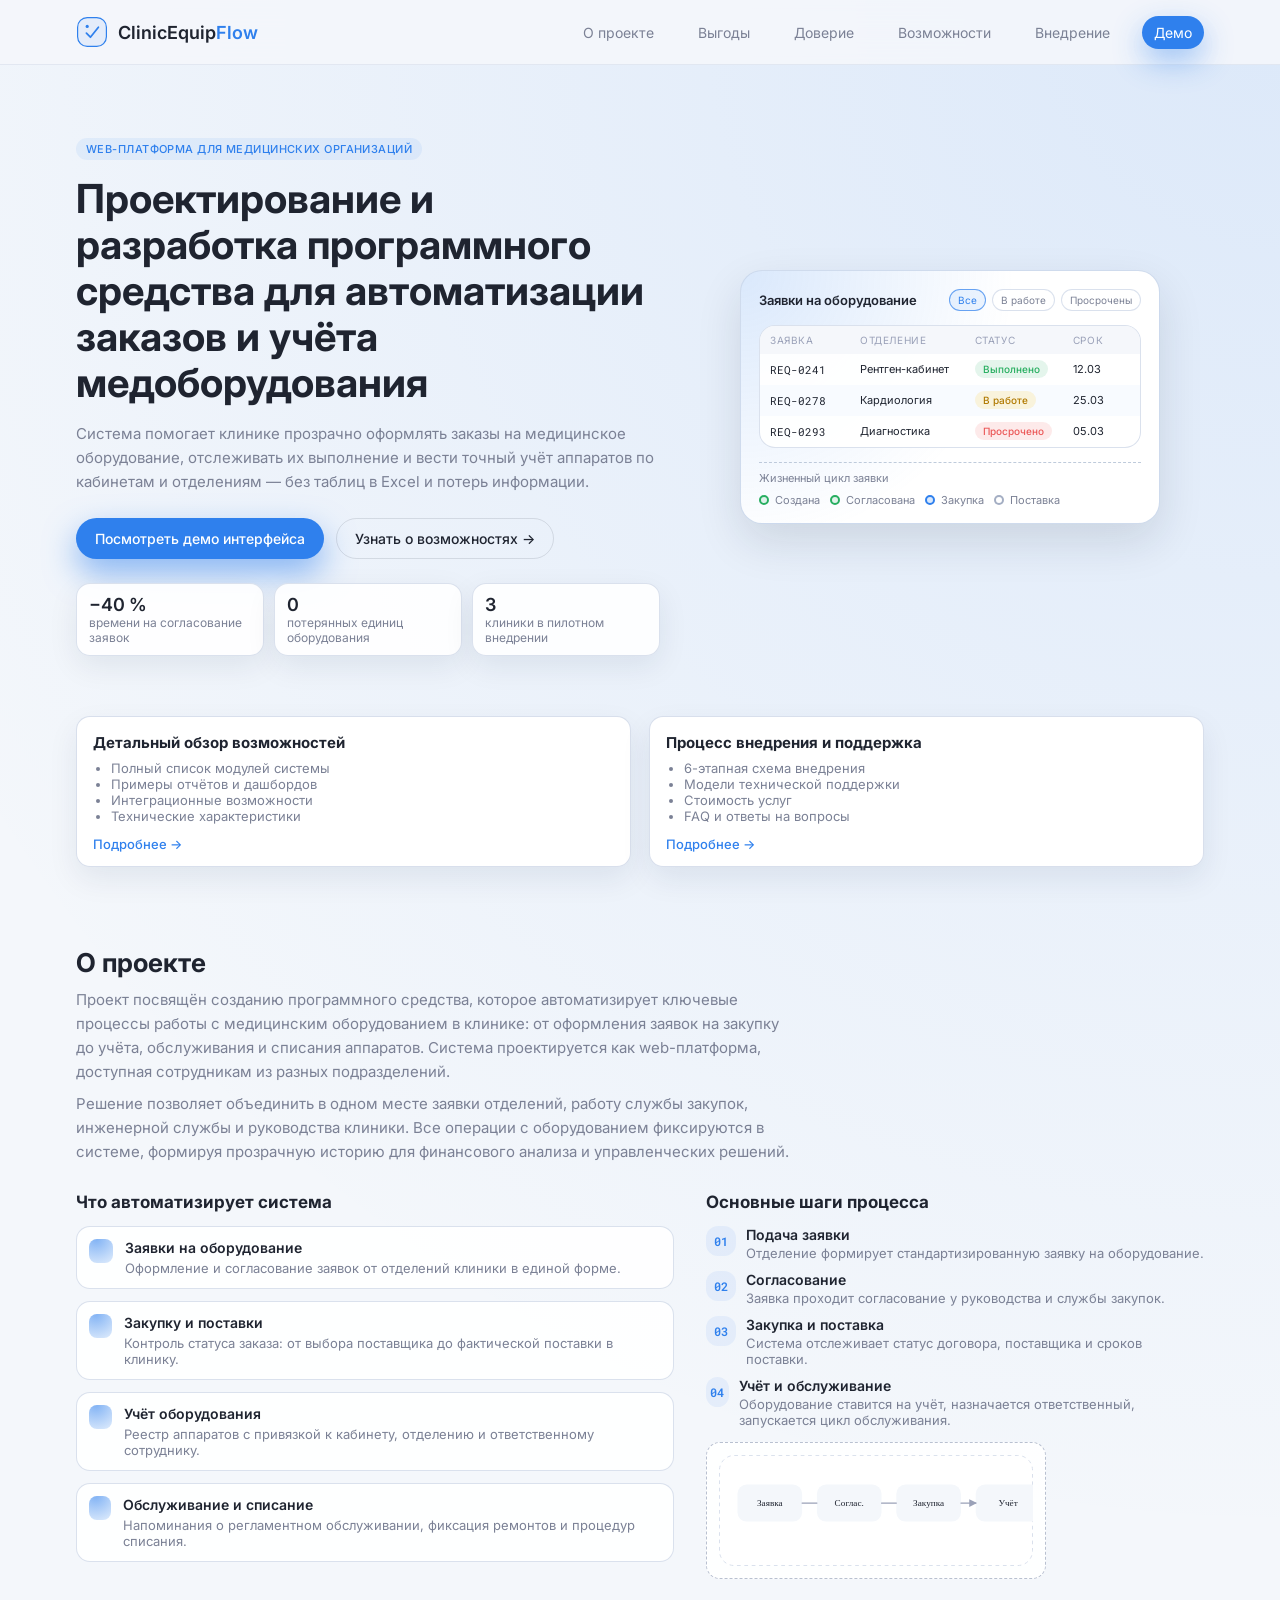
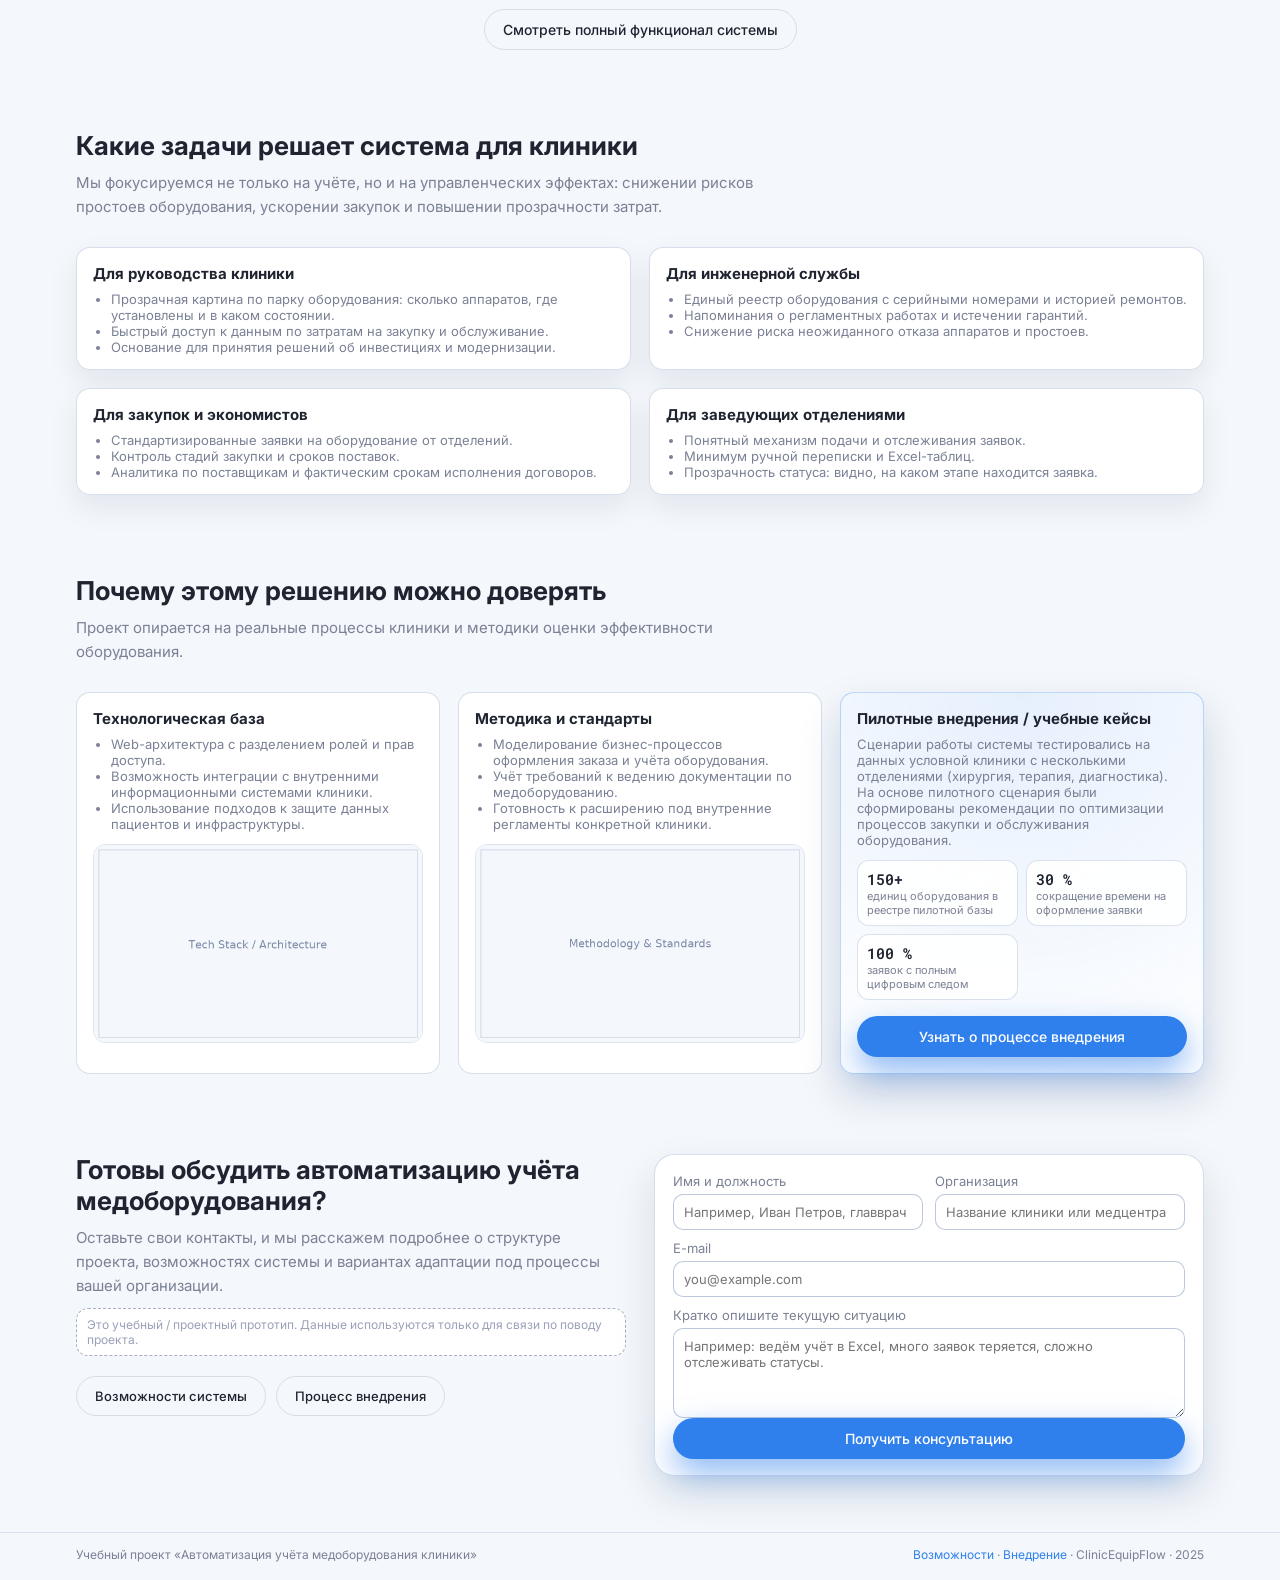
<file: index.html>
<!DOCTYPE html>
<html lang="ru">
<head>
    <meta charset="UTF-8">
    <meta name="viewport" content="width=device-width, initial-scale=1.0">
    <title>Автоматизация учёта медоборудования клиники</title>
    <link rel="preconnect" href="https://fonts.googleapis.com">
    <link rel="preconnect" href="https://fonts.gstatic.com" crossorigin>
    <link href="https://fonts.googleapis.com/css2?family=Inter:wght@400;500;600;700&family=Roboto+Mono:wght@500&display=swap" rel="stylesheet">
    <link rel="stylesheet" href="assets/css/style.css">
</head>
<body>
<header class="header">
    <div class="container header__inner">
        <a href="#top" class="header__logo">
            <img src="assets/img/logo.svg" alt="Clinic Automate" class="header__logo-img">
            <span class="header__logo-text">ClinicEquip<span>Flow</span></span>
        </a>
        <nav class="header__nav">
            <a href="#about" class="header__nav-link">О проекте</a>
            <a href="#benefits" class="header__nav-link">Выгоды</a>
            <a href="#trust" class="header__nav-link">Доверие</a>
            <a href="capabilities.html" class="header__nav-link">Возможности</a>
            <a href="implementation.html" class="header__nav-link">Внедрение</a>
            <a href="#cta" class="header__nav-link header__nav-link--accent">Демо</a>
        </nav>
        <button class="header__burger" aria-label="Открыть меню">
            <span></span><span></span><span></span>
        </button>
    </div>
</header>

<main id="top">
    <!-- Hero -->
    <section class="hero">
        <div class="container hero__inner">
            <div class="hero__content">
                <div class="hero__badge">Web-платформа для медицинских организаций</div>
                <h1 class="hero__title">
                    Проектирование и разработка программного средства
                    для автоматизации заказов и учёта медоборудования
                </h1>
                <p class="hero__subtitle">
                    Система помогает клинике прозрачно оформлять заказы на медицинское оборудование,
                    отслеживать их выполнение и вести точный учёт аппаратов по кабинетам и отделениям —
                    без таблиц в Excel и потерь информации.
                </p>
                <div class="hero__actions">
                    <button class="btn btn--primary" data-scroll="#cta">
                        Посмотреть демо интерфейса
                    </button>
                    <a href="capabilities.html" class="btn btn--ghost">
                        Узнать о возможностях →
                    </a>
                </div>
                <div class="hero__stats">
                    <div class="stat-card">
                        <div class="stat-card__value">−40&nbsp;%</div>
                        <div class="stat-card__label">времени на согласование заявок</div>
                    </div>
                    <div class="stat-card">
                        <div class="stat-card__value">0</div>
                        <div class="stat-card__label">потерянных единиц оборудования</div>
                    </div>
                    <div class="stat-card">
                        <div class="stat-card__value">3</div>
                        <div class="stat-card__label">клиники в пилотном внедрении</div>
                    </div>
                </div>
            </div>
            <div class="hero__visual">
                <div class="hero-ui">
                    <div class="hero-ui__header">
                        <div class="hero-ui__title">Заявки на оборудование</div>
                        <div class="hero-ui__filters">
                            <button class="hero-chip hero-chip--active">Все</button>
                            <button class="hero-chip">В работе</button>
                            <button class="hero-chip">Просрочены</button>
                        </div>
                    </div>
                    <div class="hero-ui__table">
                        <div class="hero-ui__row hero-ui__row--head">
                            <span>Заявка</span>
                            <span>Отделение</span>
                            <span>Статус</span>
                            <span>Срок</span>
                        </div>
                        <div class="hero-ui__row">
                            <span class="mono">REQ-0241</span>
                            <span>Рентген-кабинет</span>
                            <span><span class="status status--success">Выполнено</span></span>
                            <span>12.03</span>
                        </div>
                        <div class="hero-ui__row">
                            <span class="mono">REQ-0278</span>
                            <span>Кардиология</span>
                            <span><span class="status status--warning">В работе</span></span>
                            <span>25.03</span>
                        </div>
                        <div class="hero-ui__row">
                            <span class="mono">REQ-0293</span>
                            <span>Диагностика</span>
                            <span><span class="status status--danger">Просрочено</span></span>
                            <span>05.03</span>
                        </div>
                    </div>
                    <div class="hero-ui__timeline">
                        <div class="hero-ui__timeline-title">Жизненный цикл заявки</div>
                        <div class="timeline">
                            <div class="timeline__step timeline__step--done">
                                <span class="timeline__dot"></span>
                                <span class="timeline__label">Создана</span>
                            </div>
                            <div class="timeline__step timeline__step--done">
                                <span class="timeline__dot"></span>
                                <span class="timeline__label">Согласована</span>
                            </div>
                            <div class="timeline__step timeline__step--active">
                                <span class="timeline__dot"></span>
                                <span class="timeline__label">Закупка</span>
                            </div>
                            <div class="timeline__step">
                                <span class="timeline__dot"></span>
                                <span class="timeline__label">Поставка</span>
                            </div>
                        </div>
                    </div>
                </div>
            </div>
        </div>
    </section>

    <!-- Quick Links -->
    <section class="section" style="padding-top: 20px;">
        <div class="container">
            <div class="benefits__grid">
                <a href="capabilities.html" class="benefit-card" style="cursor: pointer; transition: transform var(--transition-fast), box-shadow var(--transition-fast);">
                    <h3 class="benefit-card__title">Детальный обзор возможностей</h3>
                    <ul class="benefit-card__list">
                        <li>Полный список модулей системы</li>
                        <li>Примеры отчётов и дашбордов</li>
                        <li>Интеграционные возможности</li>
                        <li>Технические характеристики</li>
                    </ul>
                    <div style="margin-top: 12px; color: var(--accent-primary); font-size: 13px; font-weight: 500;">
                        Подробнее →
                    </div>
                </a>
                <a href="implementation.html" class="benefit-card" style="cursor: pointer; transition: transform var(--transition-fast), box-shadow var(--transition-fast);">
                    <h3 class="benefit-card__title">Процесс внедрения и поддержка</h3>
                    <ul class="benefit-card__list">
                        <li>6-этапная схема внедрения</li>
                        <li>Модели технической поддержки</li>
                        <li>Стоимость услуг</li>
                        <li>FAQ и ответы на вопросы</li>
                    </ul>
                    <div style="margin-top: 12px; color: var(--accent-primary); font-size: 13px; font-weight: 500;">
                        Подробнее →
                    </div>
                </a>
            </div>
        </div>
    </section>

    <!-- About -->
    <section class="section section--alt" id="about">
        <div class="container section__inner">
            <div class="section__header">
                <h2 class="section__title">О проекте</h2>
                <p class="section__subtitle">
                    Проект посвящён созданию программного средства, которое автоматизирует ключевые процессы работы
                    с медицинским оборудованием в клинике: от оформления заявок на закупку до учёта, обслуживания и списания аппаратов.
                    Система проектируется как web-платформа, доступная сотрудникам из разных подразделений.
                </p>
                <p class="section__subtitle">
                    Решение позволяет объединить в одном месте заявки отделений, работу службы закупок, инженерной службы
                    и руководства клиники. Все операции с оборудованием фиксируются в системе, формируя прозрачную историю
                    для финансового анализа и управленческих решений.
                </p>
            </div>

            <div class="about__grid">
                <div class="about__col">
                    <h3 class="section__subtitle-title">Что автоматизирует система</h3>
                    <ul class="feature-list">
                        <li class="feature">
                            <div class="feature__icon"></div>
                            <div class="feature__body">
                                <div class="feature__title">Заявки на оборудование</div>
                                <div class="feature__text">
                                    Оформление и согласование заявок от отделений клиники в единой форме.
                                </div>
                            </div>
                        </li>
                        <li class="feature">
                            <div class="feature__icon"></div>
                            <div class="feature__body">
                                <div class="feature__title">Закупку и поставки</div>
                                <div class="feature__text">
                                    Контроль статуса заказа: от выбора поставщика до фактической поставки в клинику.
                                </div>
                            </div>
                        </li>
                        <li class="feature">
                            <div class="feature__icon"></div>
                            <div class="feature__body">
                                <div class="feature__title">Учёт оборудования</div>
                                <div class="feature__text">
                                    Реестр аппаратов с привязкой к кабинету, отделению и ответственному сотруднику.
                                </div>
                            </div>
                        </li>
                        <li class="feature">
                            <div class="feature__icon"></div>
                            <div class="feature__body">
                                <div class="feature__title">Обслуживание и списание</div>
                                <div class="feature__text">
                                    Напоминания о регламентном обслуживании, фиксация ремонтов и процедур списания.
                                </div>
                            </div>
                        </li>
                    </ul>
                </div>
                <div class="about__col">
                    <h3 class="section__subtitle-title">Основные шаги процесса</h3>
                    <div class="process">
                        <div class="process__item">
                            <div class="process__step mono">01</div>
                            <div class="process__body">
                                <div class="process__title">Подача заявки</div>
                                <div class="process__text">
                                    Отделение формирует стандартизированную заявку на оборудование.
                                </div>
                            </div>
                        </div>
                        <div class="process__item">
                            <div class="process__step mono">02</div>
                            <div class="process__body">
                                <div class="process__title">Согласование</div>
                                <div class="process__text">
                                    Заявка проходит согласование у руководства и службы закупок.
                                </div>
                            </div>
                        </div>
                        <div class="process__item">
                            <div class="process__step mono">03</div>
                            <div class="process__body">
                                <div class="process__title">Закупка и поставка</div>
                                <div class="process__text">
                                    Система отслеживает статус договора, поставщика и сроков поставки.
                                </div>
                            </div>
                        </div>
                        <div class="process__item">
                            <div class="process__step mono">04</div>
                            <div class="process__body">
                                <div class="process__title">Учёт и обслуживание</div>
                                <div class="process__text">
                                    Оборудование ставится на учёт, назначается ответственный, запускается цикл обслуживания.
                                </div>
                            </div>
                        </div>
                    </div>
                    <img src="assets/img/process-diagram.svg" alt="Схема процесса" class="about__diagram">
                </div>
            </div>
            
            <div style="text-align: center; margin-top: 30px;">
                <a href="capabilities.html" class="btn btn--ghost">
                    Смотреть полный функционал системы
                </a>
            </div>
        </div>
    </section>

    <!-- Benefits -->
    <section class="section" id="benefits">
        <div class="container section__inner">
            <div class="section__header">
                <h2 class="section__title">Какие задачи решает система для клиники</h2>
                <p class="section__subtitle">
                    Мы фокусируемся не только на учёте, но и на управленческих эффектах: снижении рисков простоев оборудования,
                    ускорении закупок и повышении прозрачности затрат.
                </p>
            </div>
            <div class="benefits__grid">
                <article class="benefit-card">
                    <h3 class="benefit-card__title">Для руководства клиники</h3>
                    <ul class="benefit-card__list">
                        <li>Прозрачная картина по парку оборудования: сколько аппаратов, где установлены и в каком состоянии.</li>
                        <li>Быстрый доступ к данным по затратам на закупку и обслуживание.</li>
                        <li>Основание для принятия решений об инвестициях и модернизации.</li>
                    </ul>
                </article>
                <article class="benefit-card">
                    <h3 class="benefit-card__title">Для инженерной службы</h3>
                    <ul class="benefit-card__list">
                        <li>Единый реестр оборудования с серийными номерами и историей ремонтов.</li>
                        <li>Напоминания о регламентных работах и истечении гарантий.</li>
                        <li>Снижение риска неожиданного отказа аппаратов и простоев.</li>
                    </ul>
                </article>
                <article class="benefit-card">
                    <h3 class="benefit-card__title">Для закупок и экономистов</h3>
                    <ul class="benefit-card__list">
                        <li>Стандартизированные заявки на оборудование от отделений.</li>
                        <li>Контроль стадий закупки и сроков поставок.</li>
                        <li>Аналитика по поставщикам и фактическим срокам исполнения договоров.</li>
                    </ul>
                </article>
                <article class="benefit-card">
                    <h3 class="benefit-card__title">Для заведующих отделениями</h3>
                    <ul class="benefit-card__list">
                        <li>Понятный механизм подачи и отслеживания заявок.</li>
                        <li>Минимум ручной переписки и Excel-таблиц.</li>
                        <li>Прозрачность статуса: видно, на каком этапе находится заявка.</li>
                    </ul>
                </article>
            </div>
        </div>
    </section>

    <!-- Trust -->
    <section class="section section--alt" id="trust">
        <div class="container section__inner">
            <div class="section__header">
                <h2 class="section__title">Почему этому решению можно доверять</h2>
                <p class="section__subtitle">
                    Проект опирается на реальные процессы клиники и методики оценки эффективности оборудования.
                </p>
            </div>
            <div class="trust__grid">
                <div class="trust-card">
                    <h3 class="trust-card__title">Технологическая база</h3>
                    <ul class="trust-card__list">
                        <li>Web-архитектура с разделением ролей и прав доступа.</li>
                        <li>Возможность интеграции с внутренними информационными системами клиники.</li>
                        <li>Использование подходов к защите данных пациентов и инфраструктуры.</li>
                    </ul>
                    <img src="assets/img/trust-1.png" alt="Технологическая база" class="trust-card__image">
                </div>
                <div class="trust-card">
                    <h3 class="trust-card__title">Методика и стандарты</h3>
                    <ul class="trust-card__list">
                        <li>Моделирование бизнес-процессов оформления заказа и учёта оборудования.</li>
                        <li>Учёт требований к ведению документации по медоборудованию.</li>
                        <li>Готовность к расширению под внутренние регламенты конкретной клиники.</li>
                    </ul>
                    <img src="assets/img/trust-2.png" alt="Методика и стандарты" class="trust-card__image">
                </div>
                <div class="trust-card trust-card--highlight">
                    <h3 class="trust-card__title">Пилотные внедрения / учебные кейсы</h3>
                    <p class="trust-card__text">
                        Сценарии работы системы тестировались на данных условной клиники с несколькими отделениями
                        (хирургия, терапия, диагностика). На основе пилотного сценария были сформированы рекомендации
                        по оптимизации процессов закупки и обслуживания оборудования.
                    </p>
                    <div class="trust-card__stats">
                        <div class="trust-mini">
                            <div class="trust-mini__value mono">150+</div>
                            <div class="trust-mini__label">единиц оборудования в реестре пилотной базы</div>
                        </div>
                        <div class="trust-mini">
                            <div class="trust-mini__value mono">30&nbsp;%</div>
                            <div class="trust-mini__label">сокращение времени на оформление заявки</div>
                        </div>
                        <div class="trust-mini">
                            <div class="trust-mini__value mono">100&nbsp;%</div>
                            <div class="trust-mini__label">заявок с полным цифровым следом</div>
                        </div>
                    </div>
                    <div style="margin-top: 16px;">
                        <a href="implementation.html" class="btn btn--primary" style="width: 100%;">
                            Узнать о процессе внедрения
                        </a>
                    </div>
                </div>
            </div>
        </div>
    </section>

    <!-- CTA -->
    <section class="section cta" id="cta">
        <div class="container section__inner cta__inner">
            <div class="cta__content">
                <h2 class="section__title">Готовы обсудить автоматизацию учёта медоборудования?</h2>
                <p class="section__subtitle">
                    Оставьте свои контакты, и мы расскажем подробнее о структуре проекта, возможностях системы
                    и вариантах адаптации под процессы вашей организации.
                </p>
                <div class="cta__note">
                    Это учебный / проектный прототип. Данные используются только для связи по поводу проекта.
                </div>
                <div style="margin-top: 20px; display: flex; gap: 10px; flex-wrap: wrap;">
                    <a href="capabilities.html" class="btn btn--ghost" style="font-size: 13px;">
                        Возможности системы
                    </a>
                    <a href="implementation.html" class="btn btn--ghost" style="font-size: 13px;">
                        Процесс внедрения
                    </a>
                </div>
            </div>
            <form class="cta__form">
                <div class="form__row">
                    <label class="form__field">
                        <span class="form__label">Имя и должность</span>
                        <input type="text" name="name" placeholder="Например, Иван Петров, главврач" required>
                    </label>
                    <label class="form__field">
                        <span class="form__label">Организация</span>
                        <input type="text" name="org" placeholder="Название клиники или медцентра" required>
                    </label>
                </div>
                <div class="form__row">
                    <label class="form__field">
                        <span class="form__label">E-mail</span>
                        <input type="email" name="email" placeholder="you@example.com" required>
                    </label>
                </div>
                <label class="form__field">
                    <span class="form__label">Кратко опишите текущую ситуацию</span>
                    <textarea name="message" rows="4" placeholder="Например: ведём учёт в Excel, много заявок теряется, сложно отслеживать статусы."></textarea>
                </label>
                <button type="submit" class="btn btn--primary btn--full">
                    Получить консультацию
                </button>
            </form>
        </div>
    </section>
</main>

<footer class="footer">
    <div class="container footer__inner">
        <span class="footer__text">Учебный проект «Автоматизация учёта медоборудования клиники»</span>
        <span class="footer__text">
            <a href="capabilities.html" style="color: var(--accent-primary);">Возможности</a> · 
            <a href="implementation.html" style="color: var(--accent-primary);">Внедрение</a> · 
            ClinicEquipFlow · 2025
        </span>
    </div>
</footer>

<script src="assets/js/main.js"></script>
</body>
</html>
</file>
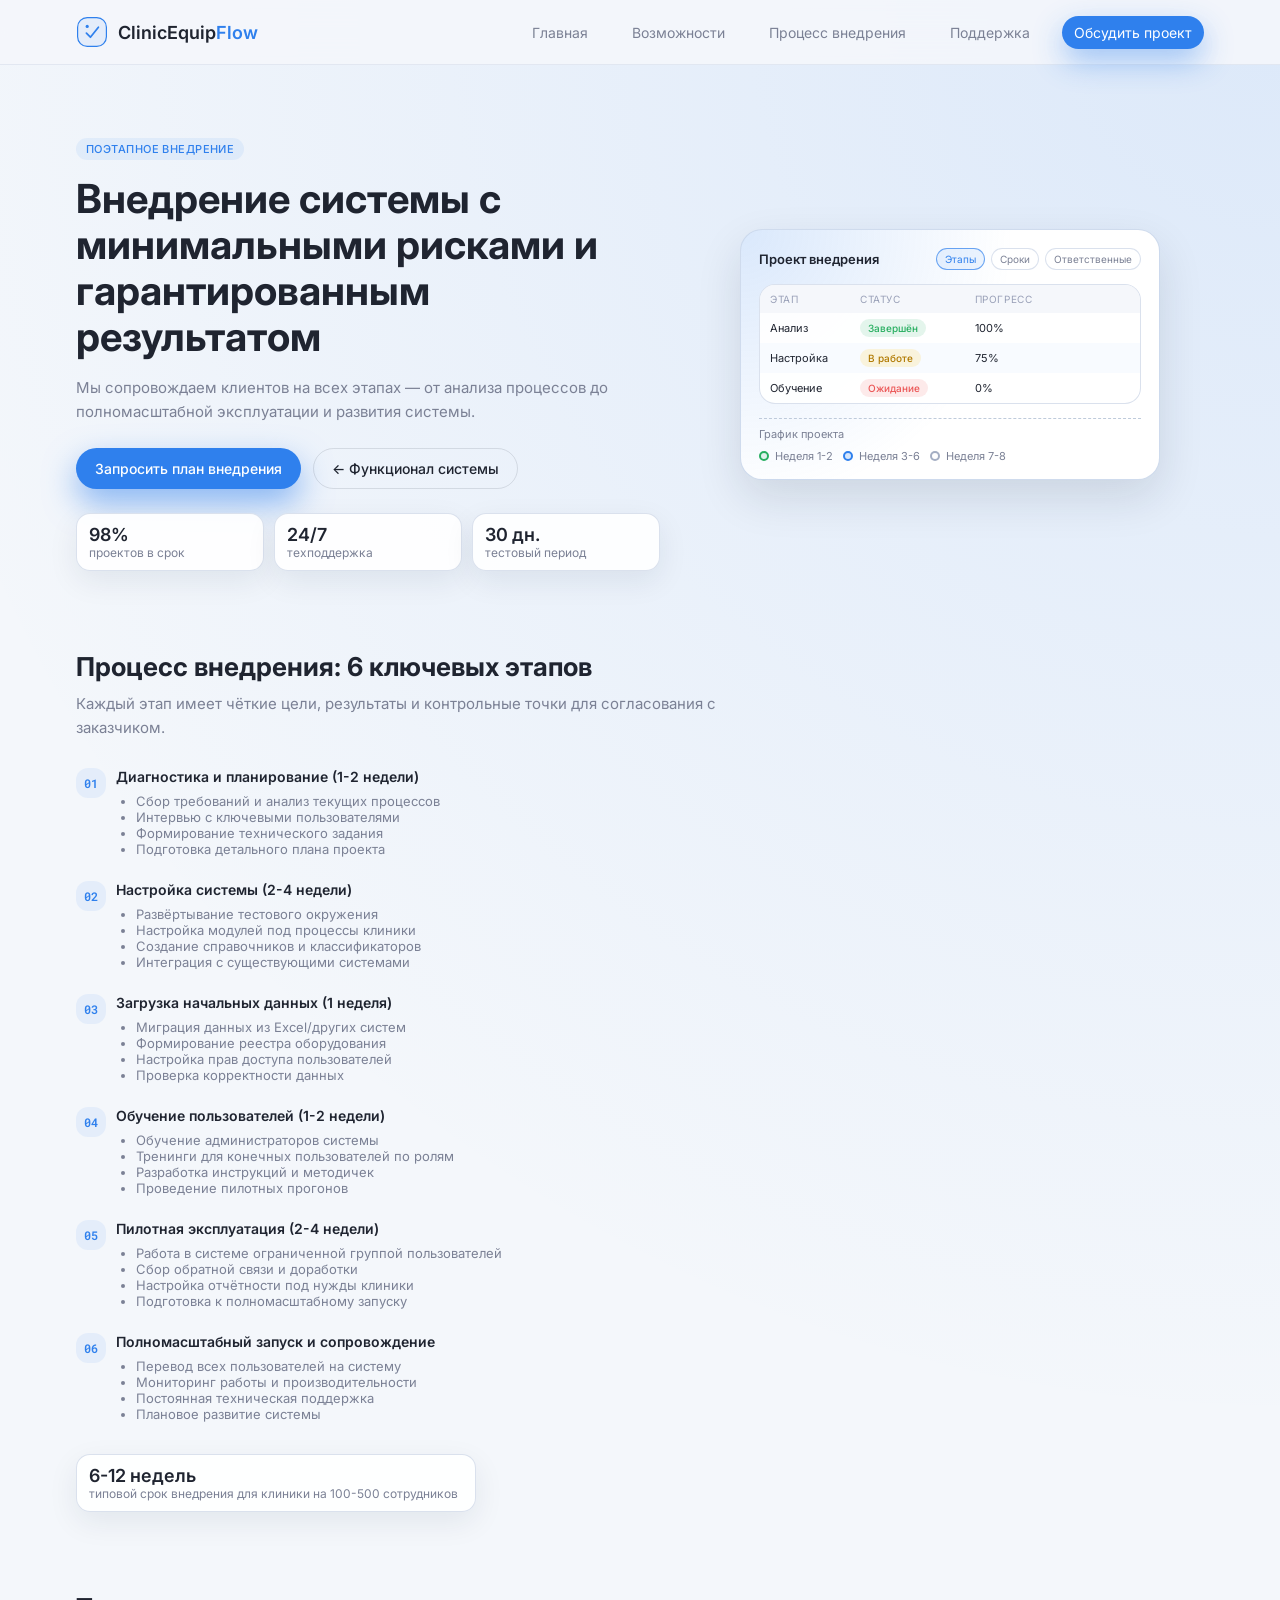
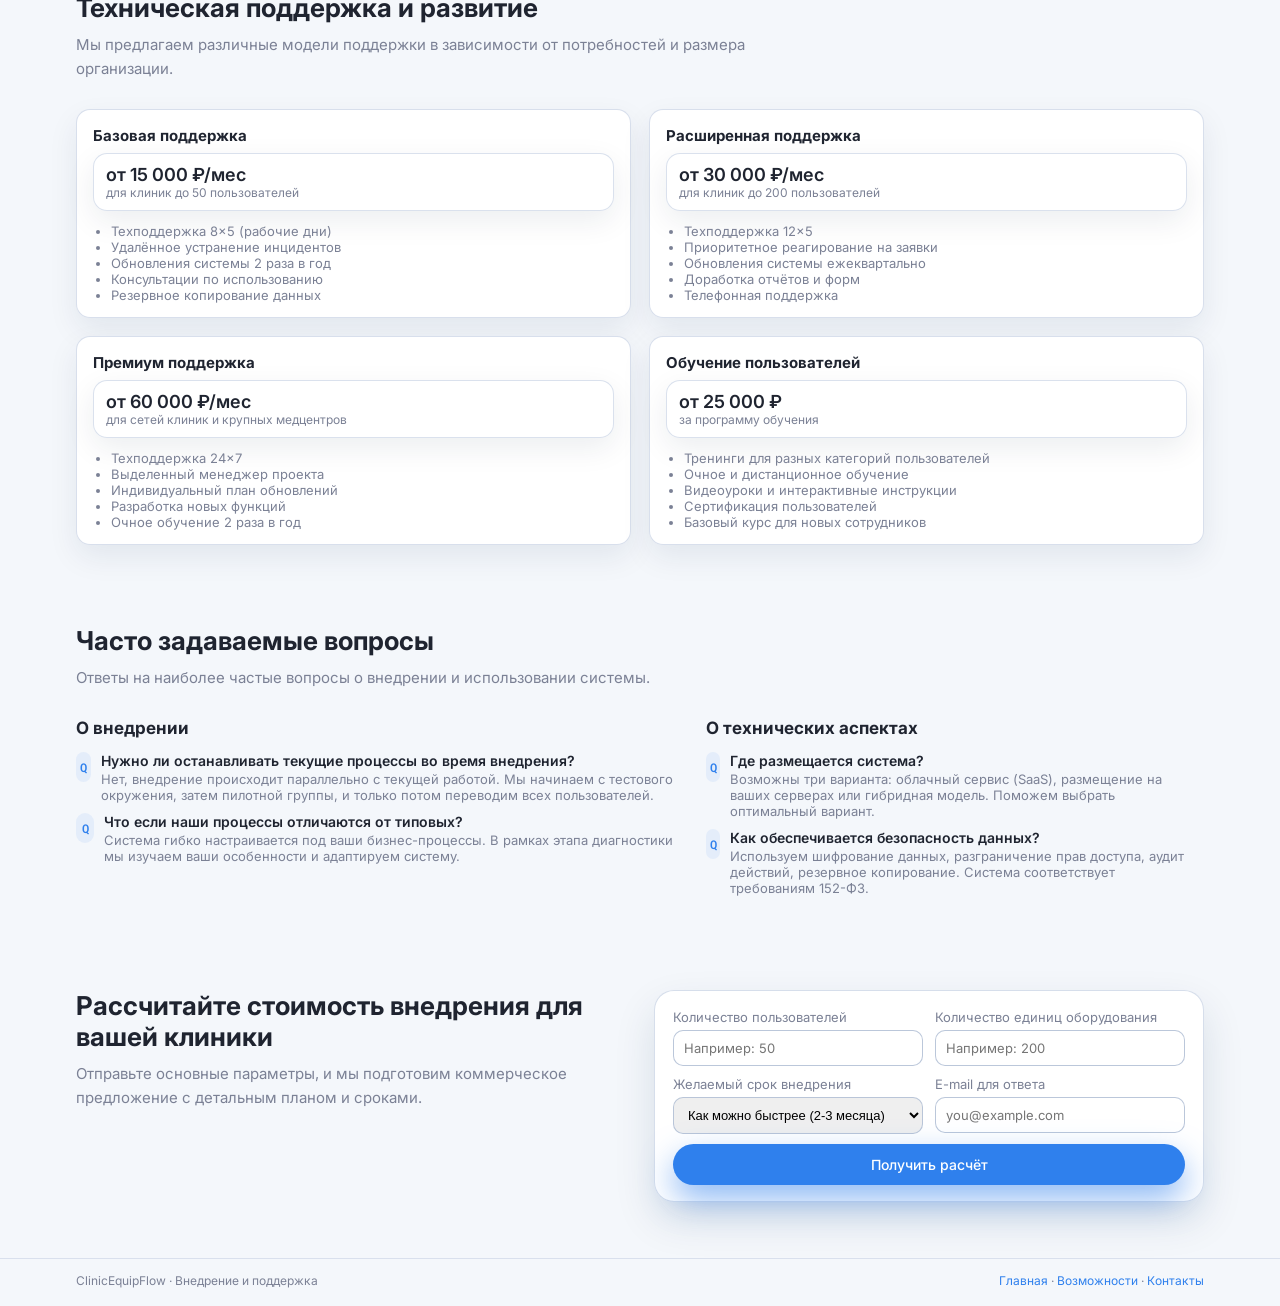
<file: implementation.html>
<!DOCTYPE html>
<html lang="ru">
<head>
    <meta charset="UTF-8">
    <meta name="viewport" content="width=device-width, initial-scale=1.0">
    <title>Внедрение и поддержка - ClinicEquipFlow</title>
    <link rel="preconnect" href="https://fonts.googleapis.com">
    <link rel="preconnect" href="https://fonts.gstatic.com" crossorigin>
    <link href="https://fonts.googleapis.com/css2?family=Inter:wght@400;500;600;700&family=Roboto+Mono:wght@500&display=swap" rel="stylesheet">
    <link rel="stylesheet" href="assets/css/style.css">
</head>
<body>
<header class="header">
    <div class="container header__inner">
        <a href="index.html" class="header__logo">
            <img src="assets/img/logo.svg" alt="Clinic Automate" class="header__logo-img">
            <span class="header__logo-text">ClinicEquip<span>Flow</span></span>
        </a>
        <nav class="header__nav">
            <a href="index.html" class="header__nav-link">Главная</a>
            <a href="capabilities.html" class="header__nav-link">Возможности</a>
            <a href="#process" class="header__nav-link">Процесс внедрения</a>
            <a href="#support" class="header__nav-link">Поддержка</a>
            <a href="index.html#cta" class="header__nav-link header__nav-link--accent">Обсудить проект</a>
        </nav>
        <button class="header__burger" aria-label="Открыть меню">
            <span></span><span></span><span></span>
        </button>
    </div>
</header>

<main>
    <!-- Hero -->
    <section class="hero">
        <div class="container hero__inner">
            <div class="hero__content">
                <div class="hero__badge">Поэтапное внедрение</div>
                <h1 class="hero__title">
                    Внедрение системы с минимальными рисками и гарантированным результатом
                </h1>
                <p class="hero__subtitle">
                    Мы сопровождаем клиентов на всех этапах — от анализа процессов до полномасштабной эксплуатации и развития системы.
                </p>
                <div class="hero__actions">
                    <a href="index.html#cta" class="btn btn--primary">
                        Запросить план внедрения
                    </a>
                    <a href="capabilities.html" class="btn btn--ghost">
                        ← Функционал системы
                    </a>
                </div>
                <div class="hero__stats">
                    <div class="stat-card">
                        <div class="stat-card__value">98%</div>
                        <div class="stat-card__label">проектов в срок</div>
                    </div>
                    <div class="stat-card">
                        <div class="stat-card__value">24/7</div>
                        <div class="stat-card__label">техподдержка</div>
                    </div>
                    <div class="stat-card">
                        <div class="stat-card__value">30 дн.</div>
                        <div class="stat-card__label">тестовый период</div>
                    </div>
                </div>
            </div>
            <div class="hero__visual">
                <div class="hero-ui">
                    <div class="hero-ui__header">
                        <div class="hero-ui__title">Проект внедрения</div>
                        <div class="hero-ui__filters">
                            <button class="hero-chip hero-chip--active">Этапы</button>
                            <button class="hero-chip">Сроки</button>
                            <button class="hero-chip">Ответственные</button>
                        </div>
                    </div>
                    <div class="hero-ui__table">
                        <div class="hero-ui__row hero-ui__row--head">
                            <span>Этап</span>
                            <span>Статус</span>
                            <span>Прогресс</span>
                        </div>
                        <div class="hero-ui__row">
                            <span>Анализ</span>
                            <span><span class="status status--success">Завершён</span></span>
                            <span>100%</span>
                        </div>
                        <div class="hero-ui__row">
                            <span>Настройка</span>
                            <span><span class="status status--warning">В работе</span></span>
                            <span>75%</span>
                        </div>
                        <div class="hero-ui__row">
                            <span>Обучение</span>
                            <span><span class="status status--danger">Ожидание</span></span>
                            <span>0%</span>
                        </div>
                    </div>
                    <div class="hero-ui__timeline">
                        <div class="hero-ui__timeline-title">График проекта</div>
                        <div class="timeline">
                            <div class="timeline__step timeline__step--done">
                                <span class="timeline__dot"></span>
                                <span class="timeline__label">Неделя 1-2</span>
                            </div>
                            <div class="timeline__step timeline__step--active">
                                <span class="timeline__dot"></span>
                                <span class="timeline__label">Неделя 3-6</span>
                            </div>
                            <div class="timeline__step">
                                <span class="timeline__dot"></span>
                                <span class="timeline__label">Неделя 7-8</span>
                            </div>
                        </div>
                    </div>
                </div>
            </div>
        </div>
    </section>

    <!-- Process -->
    <section class="section section--alt" id="process">
        <div class="container section__inner">
            <div class="section__header">
                <h2 class="section__title">Процесс внедрения: 6 ключевых этапов</h2>
                <p class="section__subtitle">
                    Каждый этап имеет чёткие цели, результаты и контрольные точки для согласования с заказчиком.
                </p>
            </div>

            <div class="process" style="gap: 16px;">
                <div class="process__item">
                    <div class="process__step mono">01</div>
                    <div class="process__body">
                        <div class="process__title">Диагностика и планирование (1-2 недели)</div>
                        <div class="process__text">
                            <ul style="margin: 8px 0; padding-left: 20px; color: var(--text-secondary);">
                                <li>Сбор требований и анализ текущих процессов</li>
                                <li>Интервью с ключевыми пользователями</li>
                                <li>Формирование технического задания</li>
                                <li>Подготовка детального плана проекта</li>
                            </ul>
                        </div>
                    </div>
                </div>
                <div class="process__item">
                    <div class="process__step mono">02</div>
                    <div class="process__body">
                        <div class="process__title">Настройка системы (2-4 недели)</div>
                        <div class="process__text">
                            <ul style="margin: 8px 0; padding-left: 20px; color: var(--text-secondary);">
                                <li>Развёртывание тестового окружения</li>
                                <li>Настройка модулей под процессы клиники</li>
                                <li>Создание справочников и классификаторов</li>
                                <li>Интеграция с существующими системами</li>
                            </ul>
                        </div>
                    </div>
                </div>
                <div class="process__item">
                    <div class="process__step mono">03</div>
                    <div class="process__body">
                        <div class="process__title">Загрузка начальных данных (1 неделя)</div>
                        <div class="process__text">
                            <ul style="margin: 8px 0; padding-left: 20px; color: var(--text-secondary);">
                                <li>Миграция данных из Excel/других систем</li>
                                <li>Формирование реестра оборудования</li>
                                <li>Настройка прав доступа пользователей</li>
                                <li>Проверка корректности данных</li>
                            </ul>
                        </div>
                    </div>
                </div>
                <div class="process__item">
                    <div class="process__step mono">04</div>
                    <div class="process__body">
                        <div class="process__title">Обучение пользователей (1-2 недели)</div>
                        <div class="process__text">
                            <ul style="margin: 8px 0; padding-left: 20px; color: var(--text-secondary);">
                                <li>Обучение администраторов системы</li>
                                <li>Тренинги для конечных пользователей по ролям</li>
                                <li>Разработка инструкций и методичек</li>
                                <li>Проведение пилотных прогонов</li>
                            </ul>
                        </div>
                    </div>
                </div>
                <div class="process__item">
                    <div class="process__step mono">05</div>
                    <div class="process__body">
                        <div class="process__title">Пилотная эксплуатация (2-4 недели)</div>
                        <div class="process__text">
                            <ul style="margin: 8px 0; padding-left: 20px; color: var(--text-secondary);">
                                <li>Работа в системе ограниченной группой пользователей</li>
                                <li>Сбор обратной связи и доработки</li>
                                <li>Настройка отчётности под нужды клиники</li>
                                <li>Подготовка к полномасштабному запуску</li>
                            </ul>
                        </div>
                    </div>
                </div>
                <div class="process__item">
                    <div class="process__step mono">06</div>
                    <div class="process__body">
                        <div class="process__title">Полномасштабный запуск и сопровождение</div>
                        <div class="process__text">
                            <ul style="margin: 8px 0; padding-left: 20px; color: var(--text-secondary);">
                                <li>Перевод всех пользователей на систему</li>
                                <li>Мониторинг работы и производительности</li>
                                <li>Постоянная техническая поддержка</li>
                                <li>Плановое развитие системы</li>
                            </ul>
                        </div>
                    </div>
                </div>
            </div>

            <div class="stat-card" style="margin-top: 24px; max-width: 400px;">
                <div class="stat-card__value">6-12 недель</div>
                <div class="stat-card__label">типовой срок внедрения для клиники на 100-500 сотрудников</div>
            </div>
        </div>
    </section>

    <!-- Support -->
    <section class="section" id="support">
        <div class="container section__inner">
            <div class="section__header">
                <h2 class="section__title">Техническая поддержка и развитие</h2>
                <p class="section__subtitle">
                    Мы предлагаем различные модели поддержки в зависимости от потребностей и размера организации.
                </p>
            </div>

            <div class="benefits__grid">
                <article class="benefit-card">
                    <h3 class="benefit-card__title">Базовая поддержка</h3>
                    <div class="stat-card" style="margin-bottom: 12px;">
                        <div class="stat-card__value">от 15 000 ₽/мес</div>
                        <div class="stat-card__label">для клиник до 50 пользователей</div>
                    </div>
                    <ul class="benefit-card__list">
                        <li>Техподдержка 8×5 (рабочие дни)</li>
                        <li>Удалённое устранение инцидентов</li>
                        <li>Обновления системы 2 раза в год</li>
                        <li>Консультации по использованию</li>
                        <li>Резервное копирование данных</li>
                    </ul>
                </article>
                <article class="benefit-card">
                    <h3 class="benefit-card__title">Расширенная поддержка</h3>
                    <div class="stat-card" style="margin-bottom: 12px;">
                        <div class="stat-card__value">от 30 000 ₽/мес</div>
                        <div class="stat-card__label">для клиник до 200 пользователей</div>
                    </div>
                    <ul class="benefit-card__list">
                        <li>Техподдержка 12×5</li>
                        <li>Приоритетное реагирование на заявки</li>
                        <li>Обновления системы ежеквартально</li>
                        <li>Доработка отчётов и форм</li>
                        <li>Телефонная поддержка</li>
                    </ul>
                </article>
                <article class="benefit-card">
                    <h3 class="benefit-card__title">Премиум поддержка</h3>
                    <div class="stat-card" style="margin-bottom: 12px;">
                        <div class="stat-card__value">от 60 000 ₽/мес</div>
                        <div class="stat-card__label">для сетей клиник и крупных медцентров</div>
                    </div>
                    <ul class="benefit-card__list">
                        <li>Техподдержка 24×7</li>
                        <li>Выделенный менеджер проекта</li>
                        <li>Индивидуальный план обновлений</li>
                        <li>Разработка новых функций</li>
                        <li>Очное обучение 2 раза в год</li>
                    </ul>
                </article>
                <article class="benefit-card">
                    <h3 class="benefit-card__title">Обучение пользователей</h3>
                    <div class="stat-card" style="margin-bottom: 12px;">
                        <div class="stat-card__value">от 25 000 ₽</div>
                        <div class="stat-card__label">за программу обучения</div>
                    </div>
                    <ul class="benefit-card__list">
                        <li>Тренинги для разных категорий пользователей</li>
                        <li>Очное и дистанционное обучение</li>
                        <li>Видеоуроки и интерактивные инструкции</li>
                        <li>Сертификация пользователей</li>
                        <li>Базовый курс для новых сотрудников</li>
                    </ul>
                </article>
            </div>
        </div>
    </section>

    <!-- FAQ -->
    <section class="section section--alt">
        <div class="container section__inner">
            <div class="section__header">
                <h2 class="section__title">Часто задаваемые вопросы</h2>
                <p class="section__subtitle">
                    Ответы на наиболее частые вопросы о внедрении и использовании системы.
                </p>
            </div>

            <div class="about__grid">
                <div class="about__col">
                    <h3 class="section__subtitle-title">О внедрении</h3>
                    <div class="process">
                        <div class="process__item">
                            <div class="process__step mono">Q</div>
                            <div class="process__body">
                                <div class="process__title">Нужно ли останавливать текущие процессы во время внедрения?</div>
                                <div class="process__text">
                                    Нет, внедрение происходит параллельно с текущей работой. Мы начинаем с тестового окружения, затем пилотной группы, и только потом переводим всех пользователей.
                                </div>
                            </div>
                        </div>
                        <div class="process__item">
                            <div class="process__step mono">Q</div>
                            <div class="process__body">
                                <div class="process__title">Что если наши процессы отличаются от типовых?</div>
                                <div class="process__text">
                                    Система гибко настраивается под ваши бизнес-процессы. В рамках этапа диагностики мы изучаем ваши особенности и адаптируем систему.
                                </div>
                            </div>
                        </div>
                    </div>
                </div>
                <div class="about__col">
                    <h3 class="section__subtitle-title">О технических аспектах</h3>
                    <div class="process">
                        <div class="process__item">
                            <div class="process__step mono">Q</div>
                            <div class="process__body">
                                <div class="process__title">Где размещается система?</div>
                                <div class="process__text">
                                    Возможны три варианта: облачный сервис (SaaS), размещение на ваших серверах или гибридная модель. Поможем выбрать оптимальный вариант.
                                </div>
                            </div>
                        </div>
                        <div class="process__item">
                            <div class="process__step mono">Q</div>
                            <div class="process__body">
                                <div class="process__title">Как обеспечивается безопасность данных?</div>
                                <div class="process__text">
                                    Используем шифрование данных, разграничение прав доступа, аудит действий, резервное копирование. Система соответствует требованиям 152-ФЗ.
                                </div>
                            </div>
                        </div>
                    </div>
                </div>
            </div>
        </div>
    </section>

    <!-- CTA -->
    <section class="section cta">
        <div class="container section__inner cta__inner">
            <div class="cta__content">
                <h2 class="section__title">Рассчитайте стоимость внедрения для вашей клиники</h2>
                <p class="section__subtitle">
                    Отправьте основные параметры, и мы подготовим коммерческое предложение с детальным планом и сроками.
                </p>
            </div>
            <form class="cta__form">
                <div class="form__row">
                    <label class="form__field">
                        <span class="form__label">Количество пользователей</span>
                        <input type="number" name="users" placeholder="Например: 50" required>
                    </label>
                    <label class="form__field">
                        <span class="form__label">Количество единиц оборудования</span>
                        <input type="number" name="equipment" placeholder="Например: 200" required>
                    </label>
                </div>
                <div class="form__row">
                    <label class="form__field">
                        <span class="form__label">Желаемый срок внедрения</span>
                        <select name="timeline" style="padding: 9px 10px; border-radius: 10px; border: 1px solid rgba(180, 193, 214, 0.9); font-size: 13px;">
                            <option value="fast">Как можно быстрее (2-3 месяца)</option>
                            <option value="standard">Стандартно (4-6 месяцев)</option>
                            <option value="phased">Поэтапно (6-12 месяцев)</option>
                        </select>
                    </label>
                    <label class="form__field">
                        <span class="form__label">E-mail для ответа</span>
                        <input type="email" name="email" placeholder="you@example.com" required>
                    </label>
                </div>
                <button type="submit" class="btn btn--primary btn--full">
                    Получить расчёт
                </button>
            </form>
        </div>
    </section>
</main>

<footer class="footer">
    <div class="container footer__inner">
        <span class="footer__text">ClinicEquipFlow · Внедрение и поддержка</span>
        <span class="footer__text">
            <a href="index.html" style="color: var(--accent-primary);">Главная</a> · 
            <a href="capabilities.html" style="color: var(--accent-primary);">Возможности</a> · 
            <a href="index.html#cta" style="color: var(--accent-primary);">Контакты</a>
        </span>
    </div>
</footer>

<script src="assets/js/main.js"></script>
</body>
</html>
</file>
<file: assets/css/style.css>
:root {
    --bg-body: #F4F7FB;
    --bg-surface: #FFFFFF;
    --accent-primary: #2F80ED;
    --accent-success: #27AE60;
    --accent-danger: #EB5757;
    --text-main: #1F2430;
    --text-secondary: #7B8195;
    --text-muted: #9AA1B8;
    --border-subtle: #D6DEEB;
    --shadow-soft: 0 18px 45px rgba(15, 35, 52, 0.12);
    --radius-lg: 20px;
    --radius-md: 14px;
    --radius-pill: 999px;
    --transition-fast: 0.18s ease-out;
}

/* Global */

*,
*::before,
*::after {
    box-sizing: border-box;
}

html {
    scroll-behavior: smooth;
}

body {
    margin: 0;
    min-height: 100vh;
    font-family: "Inter", system-ui, -apple-system, BlinkMacSystemFont, "Segoe UI", sans-serif;
    color: var(--text-main);
    background: radial-gradient(circle at top right, rgba(47, 128, 237, 0.12) 0, rgba(47, 128, 237, 0) 45%),
                var(--bg-body);
}

img {
    max-width: 100%;
    display: block;
}

button,
input,
textarea {
    font-family: inherit;
}

a {
    color: inherit;
    text-decoration: none;
}

.container {
    width: 100%;
    max-width: 1160px;
    margin: 0 auto;
    padding: 0 16px;
}

/* Header */

.header {
    position: sticky;
    top: 0;
    z-index: 40;
    backdrop-filter: blur(18px);
    background: rgba(244, 247, 251, 0.9);
    border-bottom: 1px solid rgba(214, 222, 235, 0.6);
}

.header__inner {
    display: flex;
    align-items: center;
    justify-content: space-between;
    height: 64px;
}

.header__logo {
    display: flex;
    align-items: center;
    gap: 10px;
    font-weight: 600;
    font-size: 18px;
}

.header__logo-img {
    width: 32px;
    height: 32px;
}

.header__logo-text span {
    color: var(--accent-primary);
}

.header__nav {
    display: flex;
    align-items: center;
    gap: 20px;
    font-size: 14px;
}

.header__nav-link {
    padding: 8px 12px;
    border-radius: 999px;
    color: var(--text-secondary);
    transition: background var(--transition-fast), color var(--transition-fast), box-shadow var(--transition-fast);
}

.header__nav-link:hover {
    background: rgba(47, 128, 237, 0.08);
    color: var(--text-main);
}

.header__nav-link--accent {
    background: var(--accent-primary);
    color: #fff;
    box-shadow: 0 12px 30px rgba(47, 128, 237, 0.45);
}

.header__nav-link--accent:hover {
    box-shadow: 0 14px 40px rgba(47, 128, 237, 0.6);
}

.header__burger {
    display: none;
    flex-direction: column;
    gap: 4px;
    width: 32px;
    height: 32px;
    padding: 6px;
    border-radius: 999px;
    border: 1px solid rgba(155, 166, 189, 0.4);
    background: rgba(255, 255, 255, 0.8);
    cursor: pointer;
}

.header__burger span {
    display: block;
    height: 2px;
    border-radius: 999px;
    background: var(--text-main);
}

/* Hero */

.hero {
    padding: 72px 0 40px;
}

.hero__inner {
    display: grid;
    grid-template-columns: minmax(0, 1.15fr) minmax(0, 1fr);
    gap: 36px;
    align-items: center;
}

.hero__badge {
    display: inline-flex;
    align-items: center;
    gap: 8px;
    padding: 4px 10px;
    border-radius: var(--radius-pill);
    font-size: 11px;
    font-weight: 500;
    letter-spacing: 0.04em;
    text-transform: uppercase;
    background: rgba(47, 128, 237, 0.08);
    color: var(--accent-primary);
    margin-bottom: 16px;
}

.hero__title {
    font-size: clamp(28px, 3vw + 10px, 40px);
    line-height: 1.15;
    margin: 0 0 16px;
}

.hero__subtitle {
    margin: 0 0 24px;
    font-size: 15px;
    line-height: 1.6;
    color: var(--text-secondary);
}

.hero__actions {
    display: flex;
    flex-wrap: wrap;
    gap: 12px;
    margin-bottom: 24px;
}

.hero__stats {
    display: grid;
    grid-template-columns: repeat(auto-fit, minmax(160px, 1fr));
    gap: 10px;
}

.hero__visual {
    display: flex;
    justify-content: center;
}

/* Buttons */

.btn {
    padding: 11px 18px;
    border-radius: var(--radius-pill);
    border: 1px solid transparent;
    font-size: 14px;
    font-weight: 500;
    cursor: pointer;
    display: inline-flex;
    align-items: center;
    justify-content: center;
    gap: 6px;
    white-space: nowrap;
    transition: background var(--transition-fast), color var(--transition-fast), box-shadow var(--transition-fast), transform var(--transition-fast), border-color var(--transition-fast);
}

.btn--primary {
    background: var(--accent-primary);
    color: #fff;
    box-shadow: 0 14px 32px rgba(47, 128, 237, 0.55);
}

.btn--primary:hover {
    transform: translateY(-1px);
    box-shadow: 0 18px 40px rgba(47, 128, 237, 0.7);
}

.btn--ghost {
    background: transparent;
    border-color: rgba(31, 36, 48, 0.12);
    color: var(--text-main);
}

.btn--ghost:hover {
    background: rgba(255, 255, 255, 0.9);
    border-color: rgba(31, 36, 48, 0.18);
}

.btn--full {
    width: 100%;
}

/* Stat card */

.stat-card {
    padding: 10px 12px;
    border-radius: var(--radius-md);
    background: rgba(255, 255, 255, 0.9);
    border: 1px solid rgba(214, 222, 235, 0.9);
    box-shadow: 0 10px 30px rgba(11, 33, 60, 0.08);
}

.stat-card__value {
    font-size: 18px;
    font-weight: 600;
}

.stat-card__label {
    font-size: 12px;
    color: var(--text-secondary);
}

/* Hero UI mockup */

.hero-ui {
    width: 100%;
    max-width: 420px;
    border-radius: 22px;
    background: radial-gradient(circle at top left, rgba(47, 128, 237, 0.18) 0, rgba(47, 128, 237, 0) 56%),
                var(--bg-surface);
    box-shadow: var(--shadow-soft);
    padding: 18px 18px 16px;
    border: 1px solid rgba(202, 216, 235, 0.9);
}

.hero-ui__header {
    display: flex;
    justify-content: space-between;
    align-items: center;
    margin-bottom: 14px;
}

.hero-ui__title {
    font-size: 13px;
    font-weight: 600;
}

.hero-ui__filters {
    display: flex;
    gap: 6px;
}

.hero-chip {
    padding: 4px 8px;
    border-radius: var(--radius-pill);
    border: 1px solid rgba(214, 222, 235, 0.9);
    font-size: 10px;
    background: rgba(255, 255, 255, 0.7);
    color: var(--text-secondary);
}

.hero-chip--active {
    border-color: rgba(47, 128, 237, 0.7);
    background: rgba(47, 128, 237, 0.08);
    color: var(--accent-primary);
}

.hero-ui__table {
    background: rgba(255, 255, 255, 0.92);
    border-radius: 16px;
    border: 1px solid rgba(214, 222, 235, 0.9);
    overflow: hidden;
    margin-bottom: 14px;
}

.hero-ui__row {
    display: grid;
    grid-template-columns: 1.1fr 1.4fr 1.2fr 0.7fr;
    padding: 8px 10px;
    font-size: 11px;
    align-items: center;
}

.hero-ui__row--head {
    font-size: 10px;
    text-transform: uppercase;
    letter-spacing: 0.06em;
    color: var(--text-muted);
    background: rgba(244, 247, 251, 0.9);
}

.hero-ui__row:nth-child(2n+3) {
    background: rgba(248, 251, 255, 0.9);
}

.mono {
    font-family: "Roboto Mono", ui-monospace, SFMono-Regular, Menlo, Monaco, Consolas, "Liberation Mono", "Courier New", monospace;
}

.status {
    padding: 3px 8px;
    border-radius: var(--radius-pill);
    font-size: 10px;
    font-weight: 500;
}

.status--success {
    background: rgba(39, 174, 96, 0.12);
    color: var(--accent-success);
}

.status--warning {
    background: rgba(255, 193, 7, 0.14);
    color: #B07900;
}

.status--danger {
    background: rgba(235, 87, 87, 0.12);
    color: var(--accent-danger);
}

.hero-ui__timeline {
    padding-top: 8px;
    border-top: 1px dashed rgba(185, 198, 216, 0.9);
}

.hero-ui__timeline-title {
    font-size: 11px;
    color: var(--text-secondary);
    margin-bottom: 8px;
}

.timeline {
    display: flex;
    flex-wrap: wrap;
    gap: 10px;
}

.timeline__step {
    display: flex;
    align-items: center;
    gap: 6px;
    font-size: 11px;
    color: var(--text-secondary);
}

.timeline__dot {
    width: 10px;
    height: 10px;
    border-radius: 50%;
    border: 2px solid rgba(155, 166, 189, 0.9);
    background: #fff;
}

.timeline__step--done .timeline__dot {
    border-color: var(--accent-success);
    background: rgba(39, 174, 96, 0.12);
}

.timeline__step--active .timeline__dot {
    border-color: var(--accent-primary);
    background: rgba(47, 128, 237, 0.18);
}

.timeline__label {
    white-space: nowrap;
}

/* Sections */

.section {
    padding: 40px 0;
}

.section--alt {
    padding: 40px 0;
}

.section__header {
    max-width: 720px;
    margin-bottom: 28px;
}

.section__title {
    font-size: 26px;
    margin: 0 0 10px;
}

.section__subtitle {
    margin: 0 0 8px;
    font-size: 15px;
    line-height: 1.6;
    color: var(--text-secondary);
}

.section__subtitle-title {
    font-size: 17px;
    margin: 0 0 14px;
}

/* About */

.about__grid {
    display: grid;
    grid-template-columns: minmax(0, 1.2fr) minmax(0, 1fr);
    gap: 32px;
    align-items: flex-start;
}

.feature-list {
    list-style: none;
    margin: 0;
    padding: 0;
    display: flex;
    flex-direction: column;
    gap: 12px;
}

.feature {
    display: flex;
    gap: 12px;
    padding: 12px 12px;
    border-radius: var(--radius-md);
    background: rgba(255, 255, 255, 0.9);
    border: 1px solid rgba(214, 222, 235, 0.9);
}

.feature__icon {
    width: 24px;
    height: 24px;
    border-radius: 8px;
    background: radial-gradient(circle at 30% 0%, rgba(47, 128, 237, 0.6), rgba(47, 128, 237, 0.15));
}

.feature__title {
    font-size: 14px;
    font-weight: 600;
    margin-bottom: 4px;
}

.feature__text {
    font-size: 13px;
    color: var(--text-secondary);
}

.process {
    display: flex;
    flex-direction: column;
    gap: 10px;
    margin-bottom: 14px;
}

.process__item {
    display: flex;
    gap: 10px;
    align-items: flex-start;
}

.process__step {
    width: 30px;
    height: 30px;
    border-radius: 12px;
    background: rgba(47, 128, 237, 0.08);
    display: flex;
    align-items: center;
    justify-content: center;
    font-size: 12px;
    font-weight: 600;
    color: var(--accent-primary);
}

.process__title {
    font-size: 14px;
    font-weight: 600;
    margin-bottom: 2px;
}

.process__text {
    font-size: 13px;
    color: var(--text-secondary);
}

.about__diagram {
    width: 100%;
    max-width: 340px;
    border-radius: var(--radius-md);
    border: 1px dashed rgba(155, 166, 189, 0.7);
    background: rgba(255, 255, 255, 0.9);
    padding: 12px;
    margin-top: 4px;
}

/* Benefits */

.benefits__grid {
    display: grid;
    grid-template-columns: repeat(2, minmax(0, 1fr));
    gap: 18px;
}

.benefit-card {
    padding: 16px 16px 14px;
    border-radius: var(--radius-md);
    background: rgba(255, 255, 255, 0.98);
    border: 1px solid rgba(214, 222, 235, 0.95);
    box-shadow: 0 12px 30px rgba(16, 38, 71, 0.08);
}

.benefit-card__title {
    font-size: 15px;
    margin: 0 0 8px;
}

.benefit-card__list {
    margin: 0;
    padding-left: 18px;
    font-size: 13px;
    color: var(--text-secondary);
}

/* Trust */

.trust__grid {
    display: grid;
    grid-template-columns: minmax(0, 1.1fr) minmax(0, 1.1fr) minmax(0, 1.1fr);
    gap: 18px;
    align-items: stretch;
}

.trust-card {
    padding: 16px;
    border-radius: var(--radius-md);
    background: rgba(255, 255, 255, 0.96);
    border: 1px solid rgba(214, 222, 235, 0.95);
}

.trust-card__title {
    font-size: 15px;
    margin: 0 0 8px;
}

.trust-card__list {
    margin: 0 0 12px;
    padding-left: 18px;
    font-size: 13px;
    color: var(--text-secondary);
}

.trust-card__image {
    border-radius: 12px;
    border: 1px solid rgba(214, 222, 235, 0.8);
}

.trust-card--highlight {
    background: radial-gradient(circle at top, rgba(47, 128, 237, 0.12), rgba(47, 128, 237, 0)) #ffffff;
    border-color: rgba(47, 128, 237, 0.3);
    box-shadow: 0 20px 40px rgba(24, 56, 112, 0.18);
    display: flex;
    flex-direction: column;
    justify-content: space-between;
}

.trust-card__text {
    font-size: 13px;
    color: var(--text-secondary);
    margin: 0 0 12px;
}

.trust-card__stats {
    display: grid;
    grid-template-columns: repeat(auto-fit, minmax(130px, 1fr));
    gap: 8px;
}

.trust-mini {
    padding: 8px 9px;
    border-radius: 12px;
    background: rgba(255, 255, 255, 0.9);
    border: 1px solid rgba(214, 222, 235, 0.9);
}

.trust-mini__value {
    font-size: 15px;
    font-weight: 600;
}

.trust-mini__label {
    font-size: 11px;
    color: var(--text-secondary);
}

/* CTA */

.cta {
    padding-bottom: 56px;
}

.cta__inner {
    display: grid;
    grid-template-columns: minmax(0, 1.1fr) minmax(0, 1.1fr);
    gap: 28px;
    align-items: flex-start;
}

.cta__note {
    margin-top: 10px;
    font-size: 12px;
    color: var(--text-muted);
    padding: 8px 10px;
    border-radius: 12px;
    border: 1px dashed rgba(155, 166, 189, 0.9);
    background: rgba(255, 255, 255, 0.95);
}

.cta__form {
    padding: 18px 18px 16px;
    border-radius: var(--radius-lg);
    background: rgba(255, 255, 255, 0.98);
    border: 1px solid rgba(214, 222, 235, 0.98);
    box-shadow: 0 18px 42px rgba(20, 46, 86, 0.12);
}

.form__row {
    display: flex;
    gap: 12px;
    margin-bottom: 10px;
}

.form__field {
    flex: 1;
    display: flex;
    flex-direction: column;
    gap: 5px;
    font-size: 13px;
}

.form__label {
    color: var(--text-secondary);
}

.form__field input,
.form__field textarea {
    border-radius: 10px;
    border: 1px solid rgba(180, 193, 214, 0.9);
    padding: 9px 10px;
    font-size: 13px;
    outline: none;
    background: rgba(255, 255, 255, 0.98);
    transition: border-color var(--transition-fast), box-shadow var(--transition-fast), background var(--transition-fast);
}

.form__field input:focus,
.form__field textarea:focus {
    border-color: rgba(47, 128, 237, 0.9);
    box-shadow: 0 0 0 1px rgba(47, 128, 237, 0.35);
    background: #fff;
}

.form__field textarea {
    resize: vertical;
    min-height: 90px;
}

/* Footer */

.footer {
    border-top: 1px solid rgba(214, 222, 235, 0.9);
    padding: 14px 0 18px;
    background: rgba(244, 247, 251, 0.96);
}

.footer__inner {
    display: flex;
    justify-content: space-between;
    gap: 10px;
    font-size: 12px;
    color: var(--text-secondary);
    flex-wrap: wrap;
}

/* Responsive */

@media (max-width: 960px) {
    .hero__inner {
        grid-template-columns: minmax(0, 1fr);
    }
    .hero__visual {
        order: -1;
    }
    .hero {
        padding-top: 56px;
    }
    .about__grid {
        grid-template-columns: minmax(0, 1fr);
    }
    .benefits__grid {
        grid-template-columns: minmax(0, 1fr);
    }
    .trust__grid {
        grid-template-columns: minmax(0, 1fr);
    }
    .cta__inner {
        grid-template-columns: minmax(0, 1fr);
    }
}

@media (max-width: 720px) {
    .header__nav {
        position: fixed;
        inset: 64px 0 auto;
        padding: 10px 16px 12px;
        background: rgba(244, 247, 251, 0.97);
        border-bottom: 1px solid rgba(214, 222, 235, 0.9);
        display: none;
        flex-direction: row;
        justify-content: center;
        flex-wrap: wrap;
        gap: 10px;
        z-index: 39;
    }
    .header__nav--open {
        display: flex;
    }
    .header__burger {
        display: inline-flex;
    }
    .hero__actions {
        flex-direction: column;
        align-items: stretch;
    }
    .form__row {
        flex-direction: column;
    }
}

@media (max-width: 480px) {
    .section {
        padding: 32px 0;
    }
    .section__title {
        font-size: 22px;
    }
    .hero__title {
        font-size: 24px;
    }
    .hero-ui {
        padding: 14px 14px 12px;
    }
}
</file>
